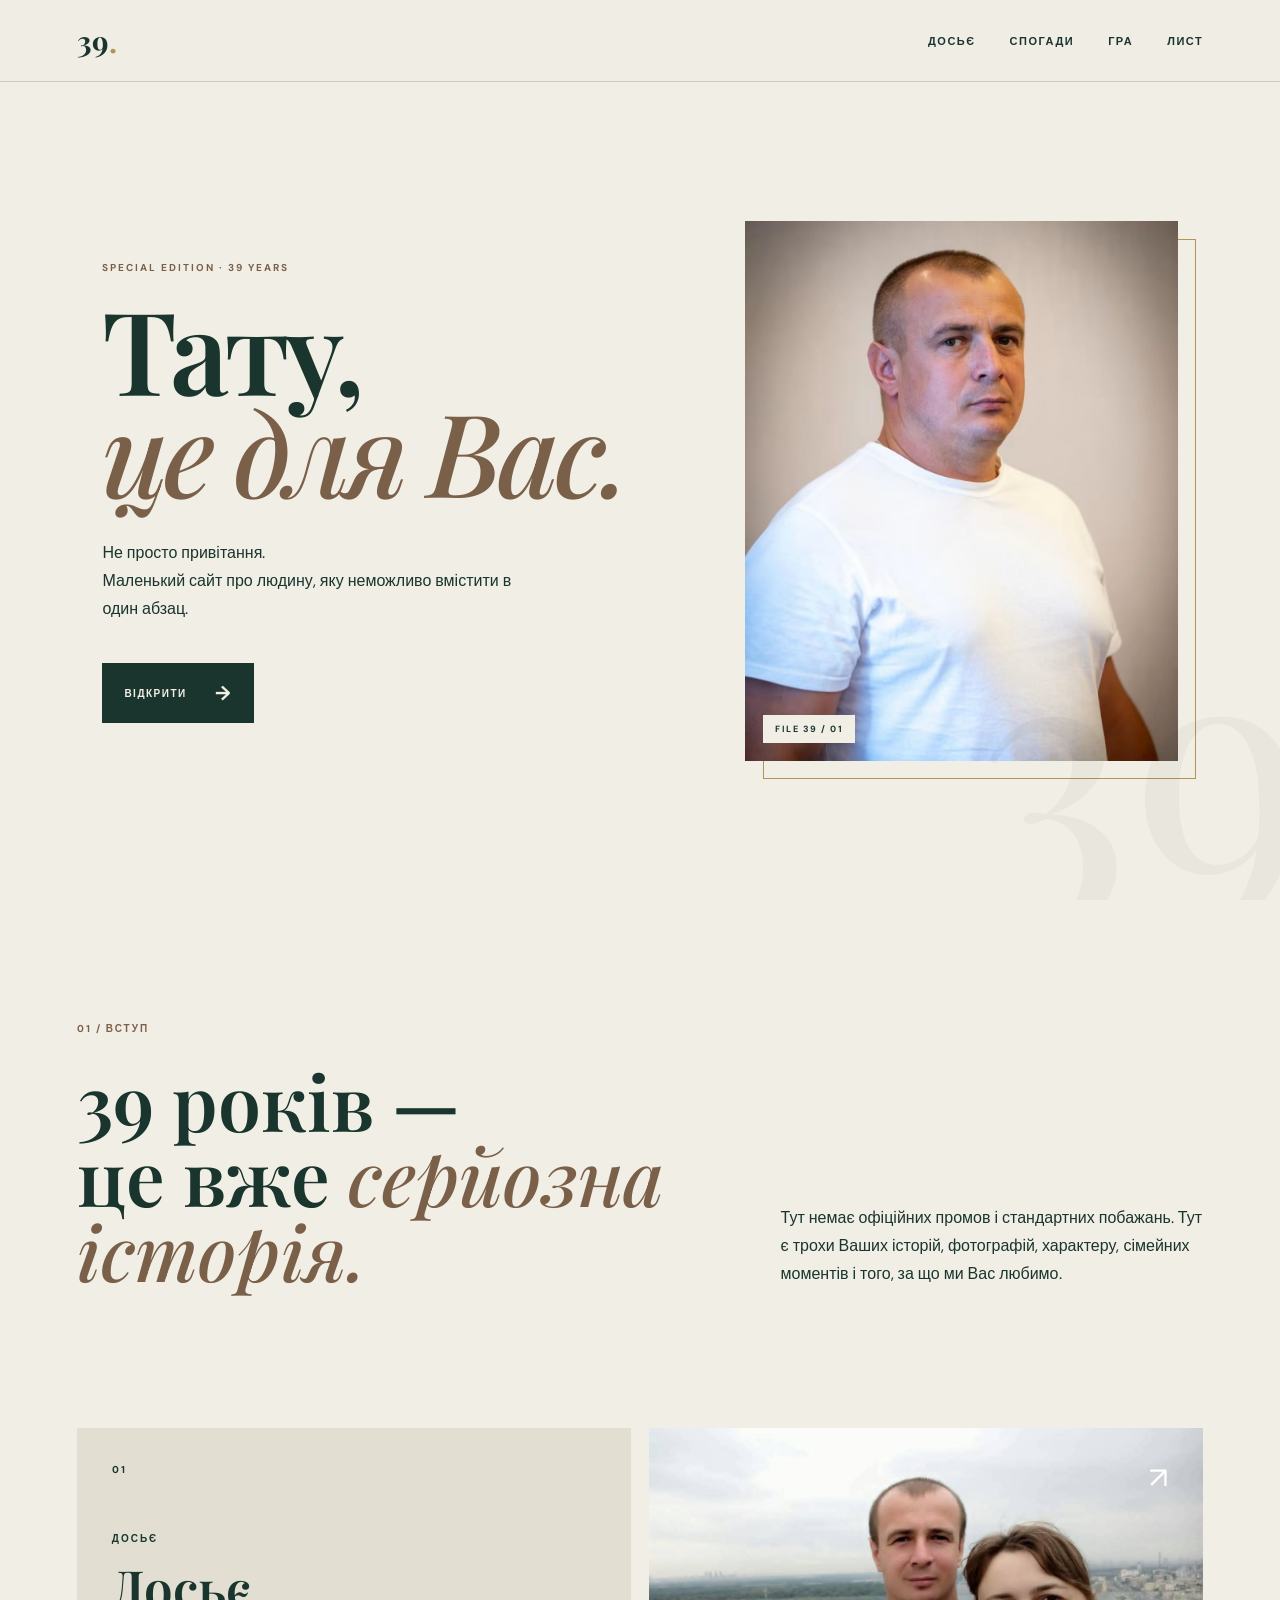
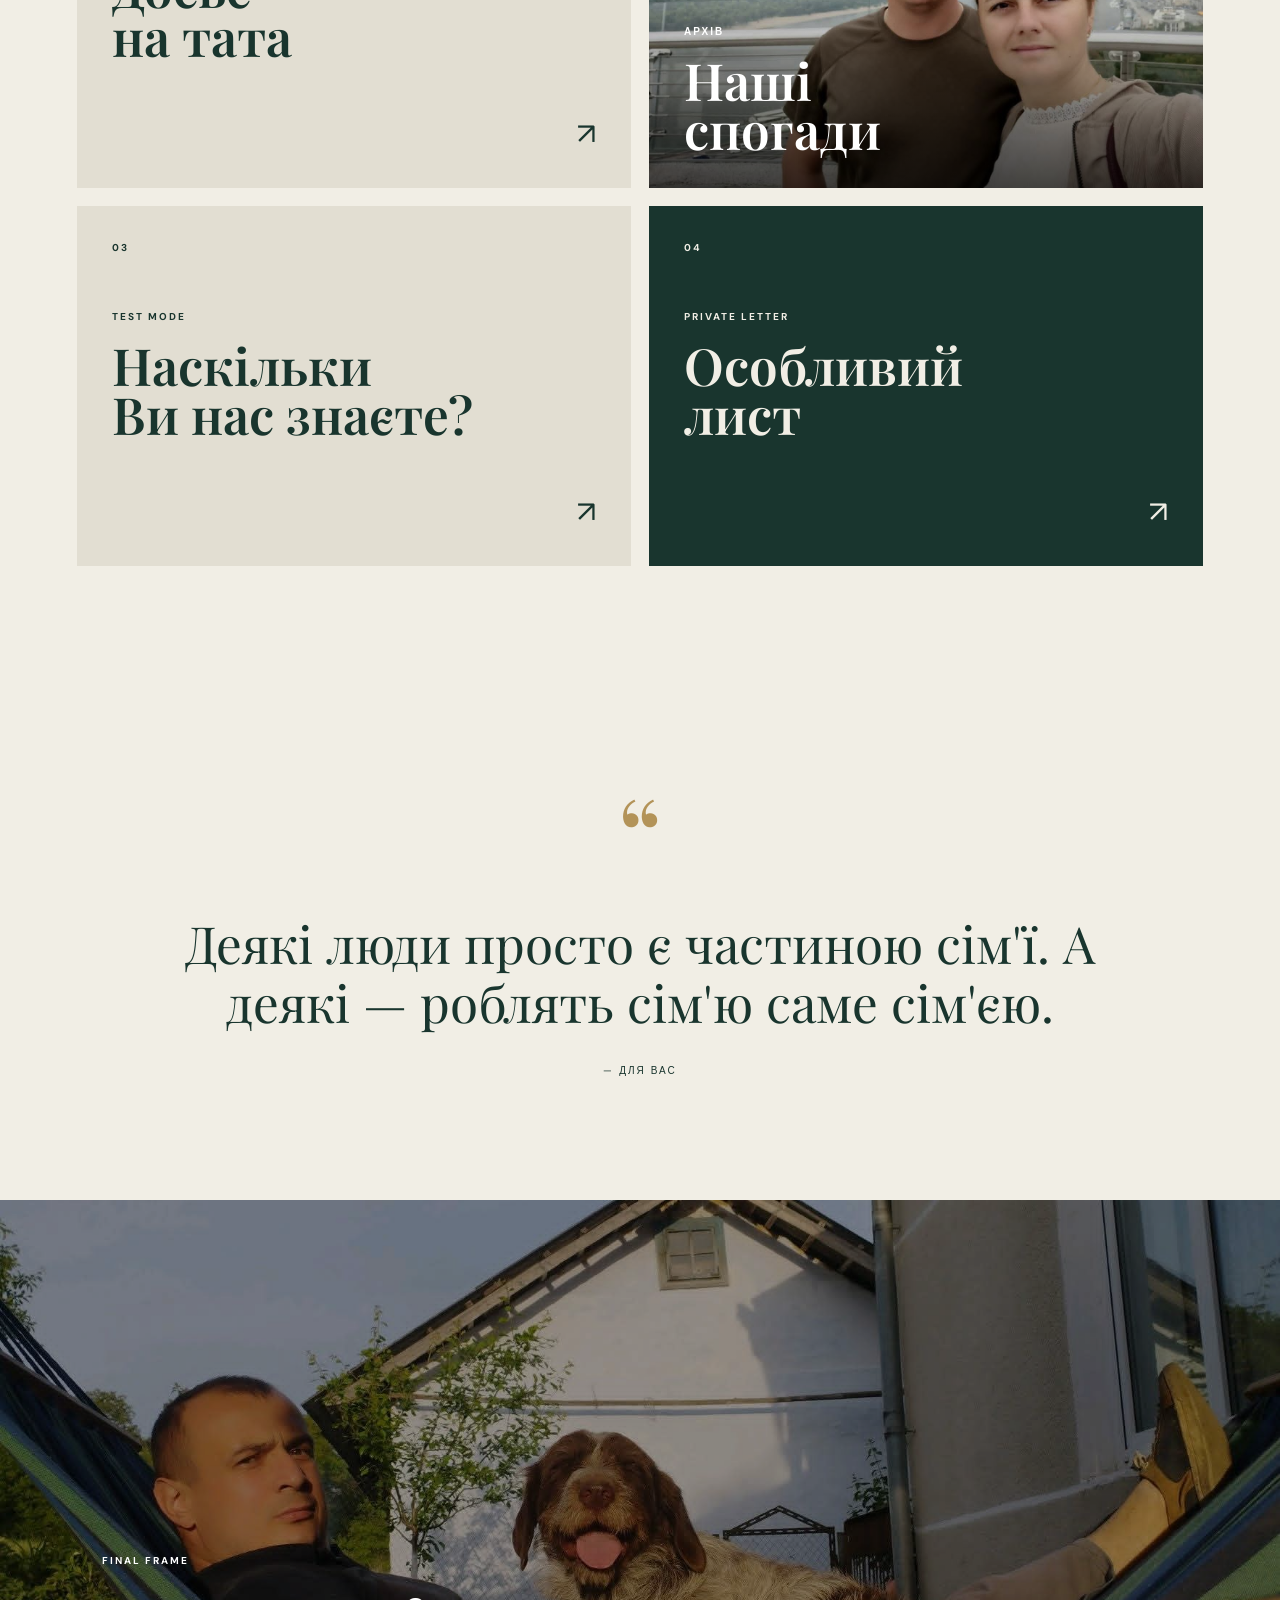
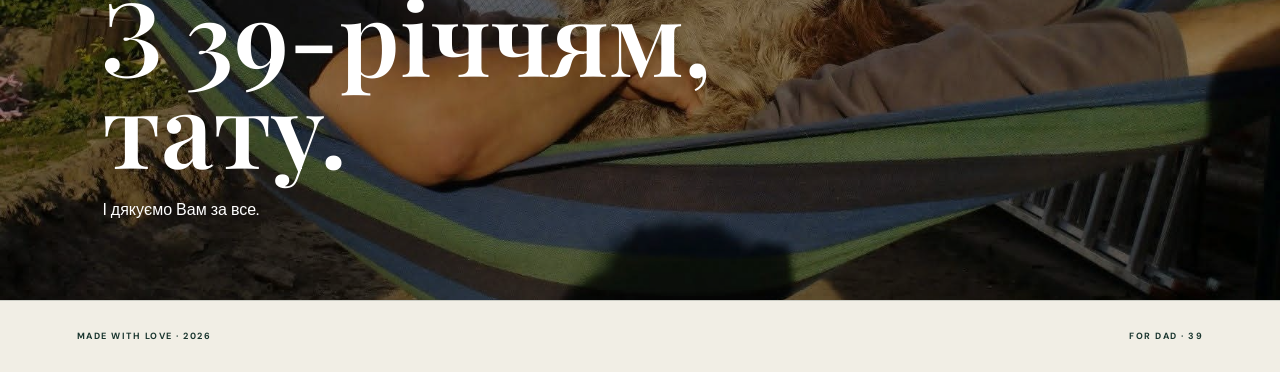
<file: index.html>
<!DOCTYPE html>
<html lang="uk">
<head>
    <meta charset="UTF-8">
    <meta name="viewport" content="width=device-width, initial-scale=1.0">
    <title>Тату, це для Вас — 39</title>

    <link rel="preconnect" href="https://fonts.googleapis.com">
    <link rel="preconnect" href="https://fonts.gstatic.com" crossorigin>
    <link href="https://fonts.googleapis.com/css2?family=DM+Sans:wght@400;500;600;700&family=Playfair+Display:ital,wght@0,500;0,600;0,700;1,500;1,600&display=swap" rel="stylesheet">

    <link rel="stylesheet" href="style.css">
</head>

<body>

<header class="header">
    <a href="index.html" class="logo">39<span>.</span></a>

    <nav class="nav">
        <a href="dossier.html">Досьє</a>
        <a href="archive.html">Спогади</a>
        <a href="game.html">Гра</a>
        <a href="letter.html">Лист</a>
    </nav>

    <button class="menu-btn" aria-label="Меню">☰</button>
</header>

<main>

    <section class="hero">
        <div class="hero-content reveal">
            <p class="eyebrow">SPECIAL EDITION · 39 YEARS</p>

            <h1>
                Тату,<br>
                <em>це для Вас.</em>
            </h1>

            <p class="hero-text">
                Не просто привітання.<br>
                Маленький сайт про людину,
                яку неможливо вмістити в один абзац.
            </p>

            <a href="dossier.html" class="main-btn">
                Відкрити
                <span>→</span>
            </a>
        </div>

        <div class="hero-photo reveal">
            <img src="FB_IMG_1791185413502.jpg" alt="Тато">
            <div class="photo-label">FILE 39 / 01</div>
        </div>

        <div class="hero-number">39</div>
    </section>


    <section class="intro section reveal">
        <p class="section-number">01 / ВСТУП</p>

        <div class="intro-grid">
            <h2>
                39 років —<br>
                це вже <em>серйозна історія.</em>
            </h2>

            <p>
                Тут немає офіційних промов і стандартних побажань.
                Тут є трохи Ваших історій, фотографій,
                характеру, сімейних моментів і того,
                за що ми Вас любимо.
            </p>
        </div>
    </section>


    <section class="cards section">

        <a href="dossier.html" class="feature-card reveal">
            <span class="card-number">01</span>

            <div>
                <p>ДОСЬЄ</p>
                <h3>Досьє<br>на тата</h3>
            </div>

            <span class="arrow">↗</span>
        </a>


        <a href="archive.html" class="feature-card image-card reveal">

            <img
                src="FB_IMG_1791185629426.jpg"
                alt="Тато і мама"
            >

            <div class="image-overlay">
                <p>АРХІВ</p>
                <h3>Наші<br>спогади</h3>
            </div>

            <span class="arrow">↗</span>
        </a>


        <a href="game.html" class="feature-card reveal">
            <span class="card-number">03</span>

            <div>
                <p>TEST MODE</p>
                <h3>Наскільки<br>Ви нас знаєте?</h3>
            </div>

            <span class="arrow">↗</span>
        </a>


        <a href="letter.html" class="feature-card dark-card reveal">
            <span class="card-number">04</span>

            <div>
                <p>PRIVATE LETTER</p>
                <h3>Особливий<br>лист</h3>
            </div>

            <span class="arrow">↗</span>
        </a>

    </section>


    <section class="quote section reveal">

        <span class="quote-mark">“</span>

        <blockquote>
            Деякі люди просто є частиною сім'ї.
            А деякі — роблять сім'ю саме сім'єю.
        </blockquote>

        <p>— для Вас</p>

    </section>


    <section class="final-photo reveal">

        <img
            src="FB_IMG_1791185832011.jpg"
            alt="Тато з собакою"
        >

        <div class="final-photo-content">

            <p>FINAL FRAME</p>

            <h2>
                З 39-річчям,<br>
                тату.
            </h2>

            <span>
                І дякуємо Вам за все.
            </span>

        </div>

    </section>

</main>


<footer>
    <p>MADE WITH LOVE · 2026</p>
    <p>FOR DAD · 39</p>
</footer>

<script src="script.js"></script>

</body>
</html>
</file>
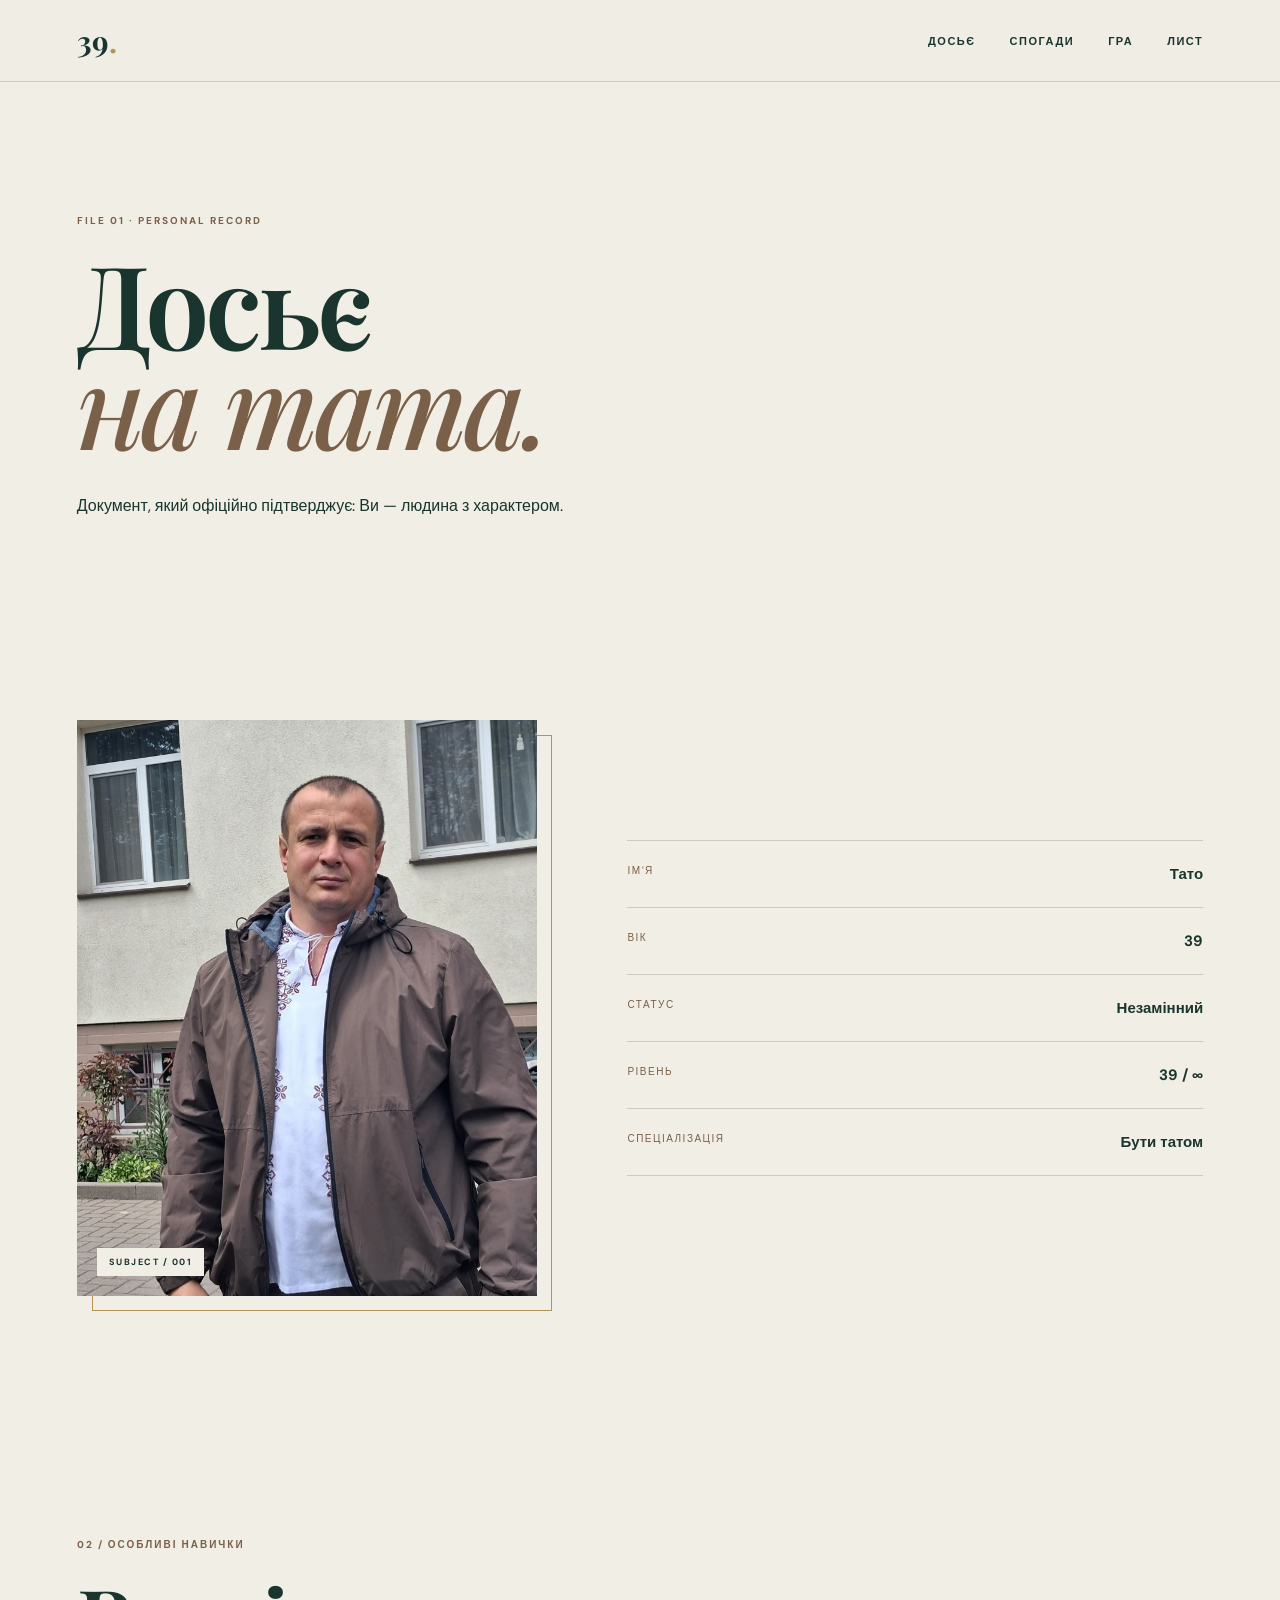
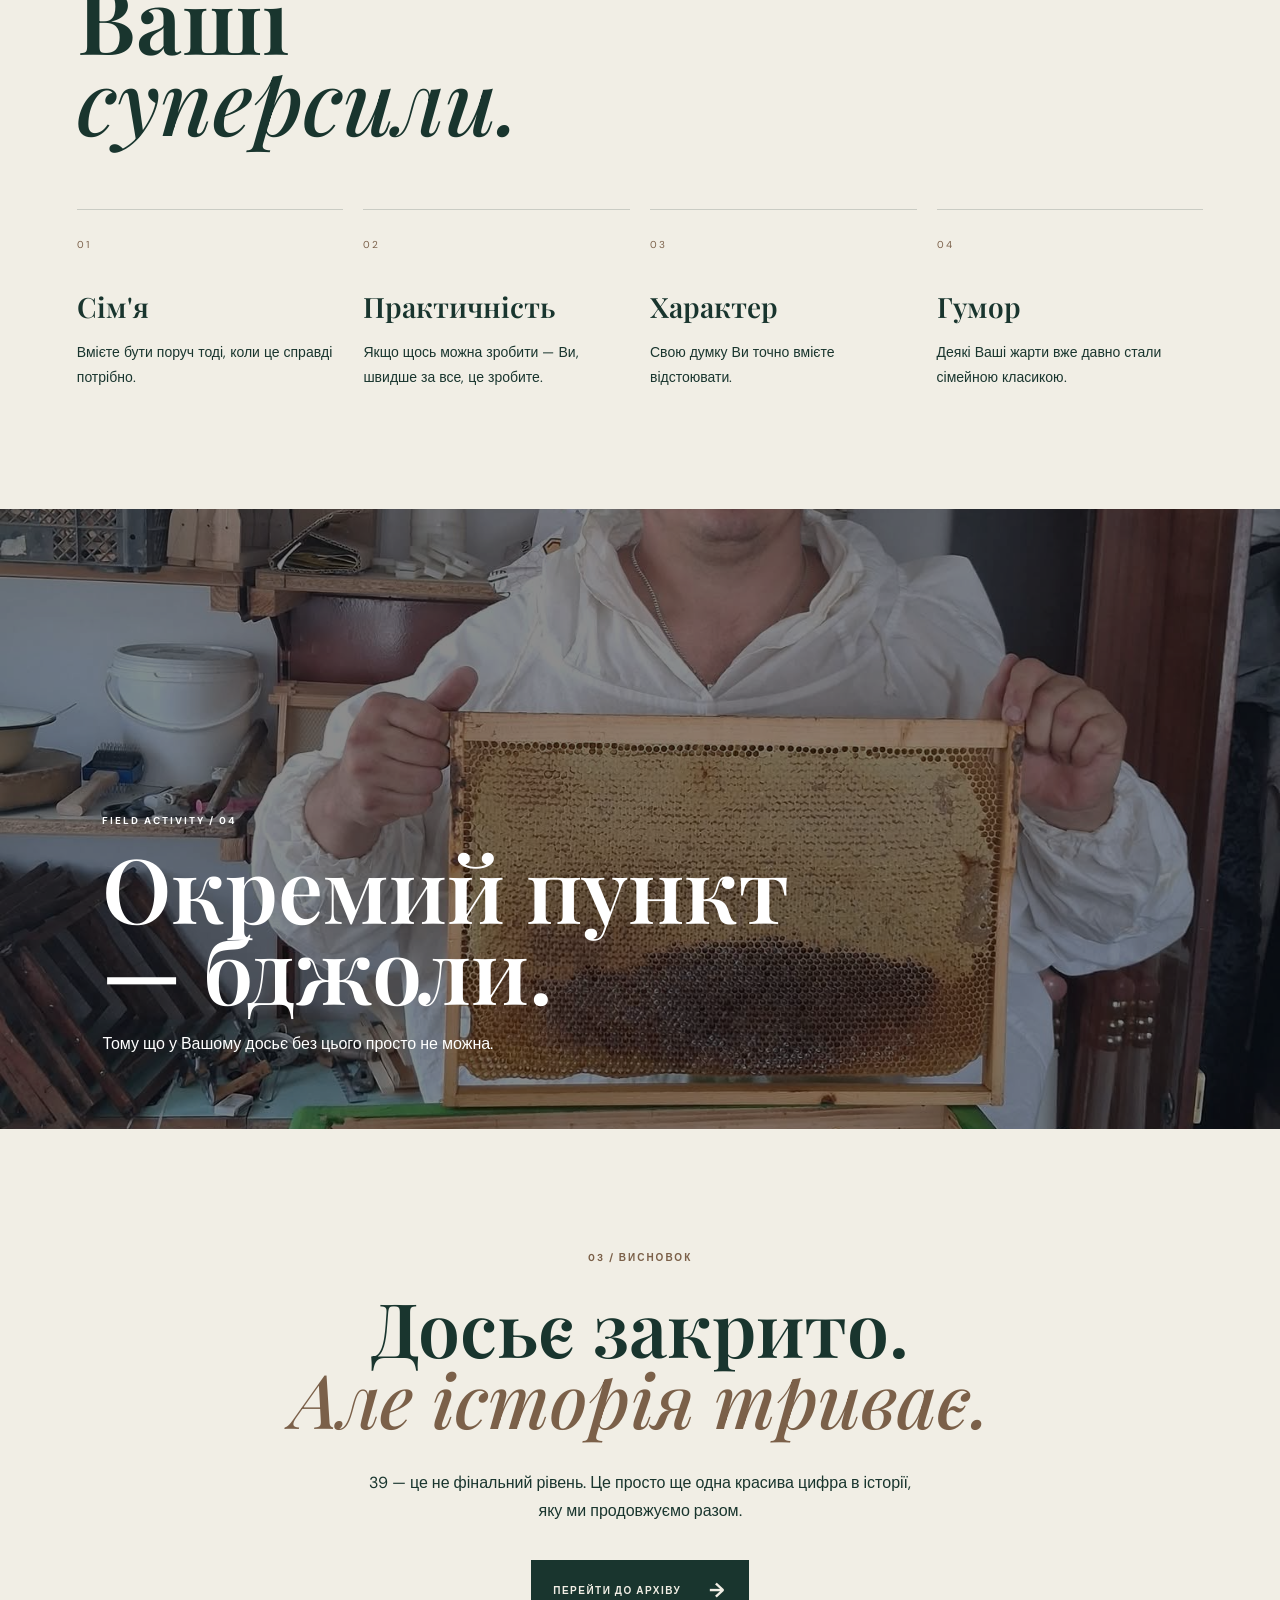
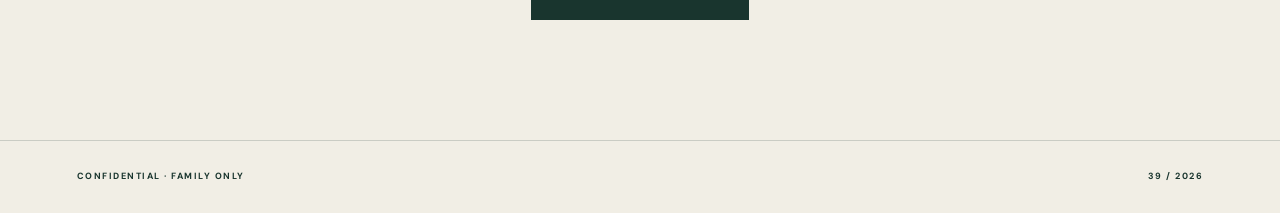
<file: dossier.html>
<!DOCTYPE html>
<html lang="uk">
<head>
    <meta charset="UTF-8">
    <meta name="viewport" content="width=device-width, initial-scale=1.0">

    <title>Досьє на тата · 39</title>

    <link rel="preconnect" href="https://fonts.googleapis.com">
    <link rel="preconnect" href="https://fonts.gstatic.com" crossorigin>

    <link href="https://fonts.googleapis.com/css2?family=DM+Sans:wght@400;500;600;700&family=Playfair+Display:ital,wght@0,500;0,600;0,700;1,500;1,600&display=swap" rel="stylesheet">

    <link rel="stylesheet" href="style.css">
</head>

<body>

<header class="header">

    <a href="index.html" class="logo">
        39<span>.</span>
    </a>

    <nav class="nav">
        <a href="dossier.html">Досьє</a>
        <a href="archive.html">Спогади</a>
        <a href="game.html">Гра</a>
        <a href="letter.html">Лист</a>
    </nav>

    <button class="menu-btn" aria-label="Меню">☰</button>

</header>


<main>

    <section class="page-heading reveal">

        <p class="eyebrow">
            FILE 01 · PERSONAL RECORD
        </p>

        <h1>
            Досьє<br>
            <em>на тата.</em>
        </h1>

        <p>
            Документ, який офіційно підтверджує:
            Ви — людина з характером.
        </p>

    </section>


    <section class="profile section reveal">

        <div class="profile-image">

            <img
                src="FB_IMG_1791185471413.jpg"
                alt="Тато"
            >

            <span>SUBJECT / 001</span>

        </div>


        <div class="profile-info">

            <div class="info-line">
                <span>Ім'я</span>
                <strong>Тато</strong>
            </div>

            <div class="info-line">
                <span>Вік</span>
                <strong>39</strong>
            </div>

            <div class="info-line">
                <span>Статус</span>
                <strong>Незамінний</strong>
            </div>

            <div class="info-line">
                <span>Рівень</span>
                <strong>39 / ∞</strong>
            </div>

            <div class="info-line">
                <span>Спеціалізація</span>
                <strong>Бути татом</strong>
            </div>

        </div>

    </section>


    <section class="skills section reveal">

        <p class="section-number">
            02 / ОСОБЛИВІ НАВИЧКИ
        </p>

        <h2>
            Ваші<br>
            <em>суперсили.</em>
        </h2>


        <div class="skill-grid">

            <div class="skill">

                <span>01</span>

                <h3>Сім'я</h3>

                <p>
                    Вмієте бути поруч тоді,
                    коли це справді потрібно.
                </p>

            </div>


            <div class="skill">

                <span>02</span>

                <h3>Практичність</h3>

                <p>
                    Якщо щось можна зробити —
                    Ви, швидше за все, це зробите.
                </p>

            </div>


            <div class="skill">

                <span>03</span>

                <h3>Характер</h3>

                <p>
                    Свою думку Ви точно
                    вмієте відстоювати.
                </p>

            </div>


            <div class="skill">

                <span>04</span>

                <h3>Гумор</h3>

                <p>
                    Деякі Ваші жарти вже давно
                    стали сімейною класикою.
                </p>

            </div>

        </div>

    </section>


    <section class="wide-photo reveal">

        <img
            src="FB_IMG_1791185423102.jpg"
            alt="Тато займається бджолами"
        >

        <div>

            <p>FIELD ACTIVITY / 04</p>

            <h2>
                Окремий пункт<br>
                — бджоли.
            </h2>

            <span>
                Тому що у Вашому досьє
                без цього просто не можна.
            </span>

        </div>

    </section>


    <section class="conclusion section reveal">

        <p class="section-number">
            03 / ВИСНОВОК
        </p>

        <h2>
            Досьє закрито.<br>
            <em>Але історія триває.</em>
        </h2>

        <p>
            39 — це не фінальний рівень.
            Це просто ще одна красива цифра
            в історії, яку ми продовжуємо разом.
        </p>

        <a href="archive.html" class="main-btn">
            Перейти до архіву
            <span>→</span>
        </a>

    </section>

</main>


<footer>
    <p>CONFIDENTIAL · FAMILY ONLY</p>
    <p>39 / 2026</p>
</footer>

<script src="script.js"></script>

</body>
</html>
</file>
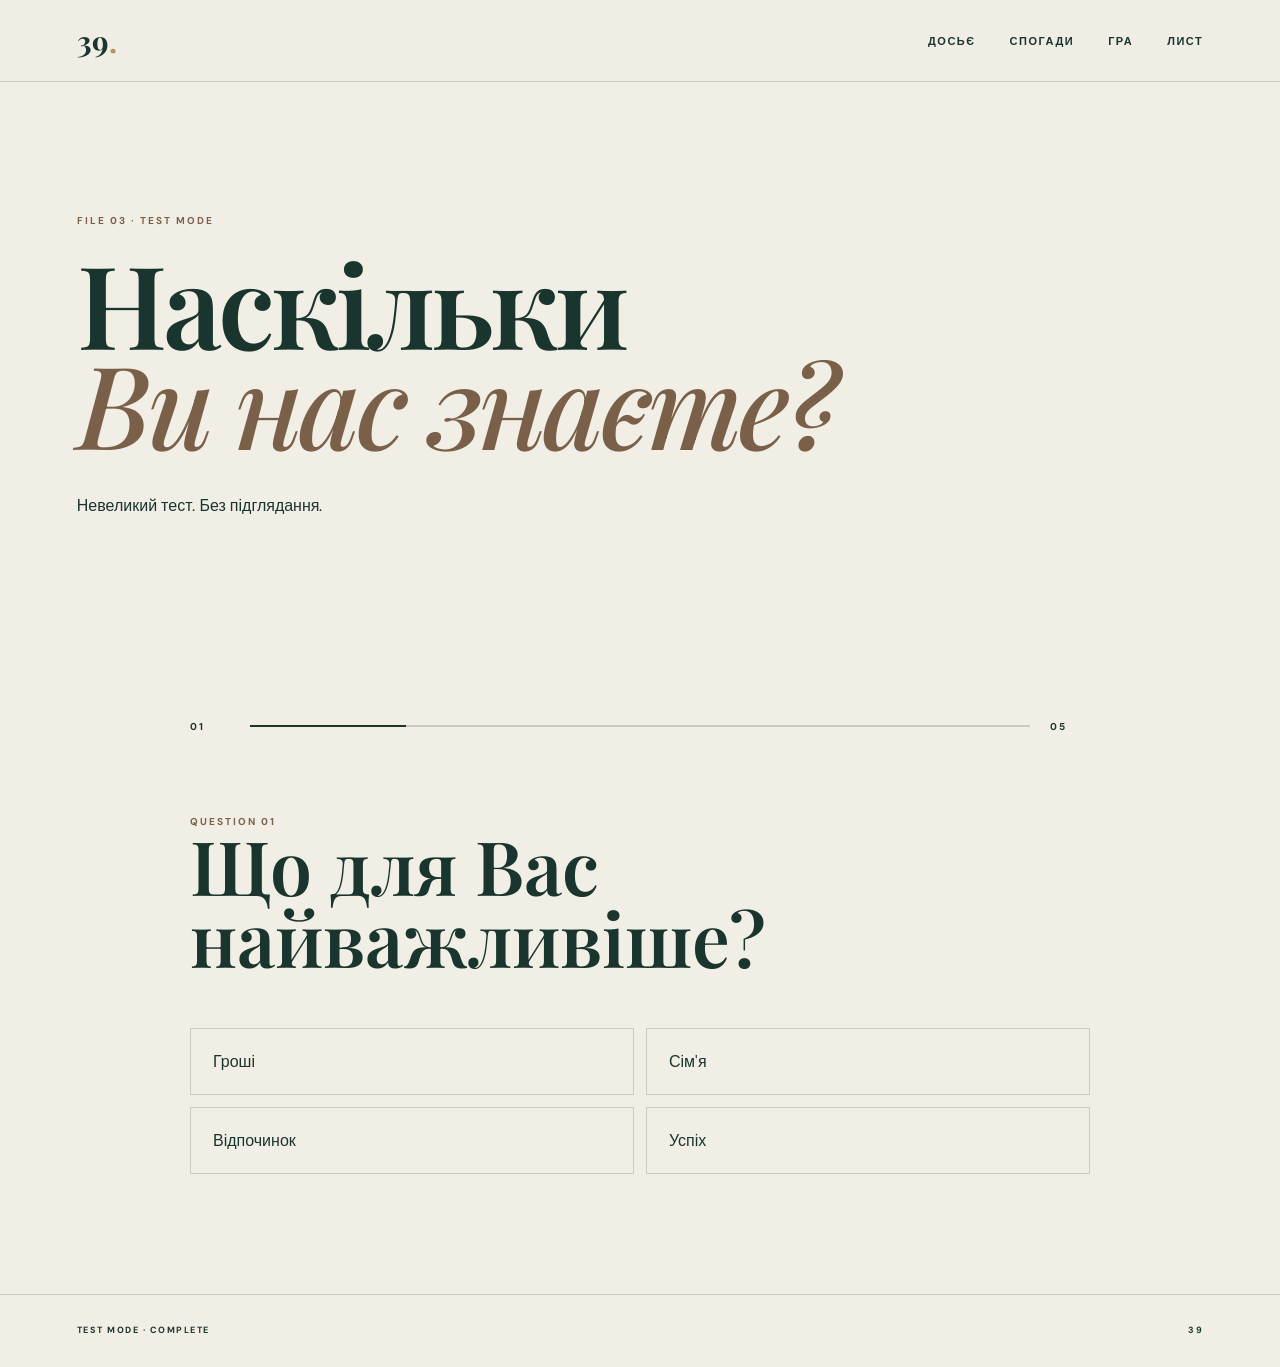
<file: game.html>
<!DOCTYPE html>
<html lang="uk">
<head>

    <meta charset="UTF-8">
    <meta name="viewport" content="width=device-width, initial-scale=1.0">

    <title>Test Mode · 39</title>

    <link rel="preconnect" href="https://fonts.googleapis.com">
    <link rel="preconnect" href="https://fonts.gstatic.com" crossorigin>

    <link href="https://fonts.googleapis.com/css2?family=DM+Sans:wght@400;500;600;700&family=Playfair+Display:ital,wght@0,500;0,600;0,700;1,500;1,600&display=swap" rel="stylesheet">

    <link rel="stylesheet" href="style.css">

</head>

<body>

<header class="header">

    <a href="index.html" class="logo">
        39<span>.</span>
    </a>

    <nav class="nav">
        <a href="dossier.html">Досьє</a>
        <a href="archive.html">Спогади</a>
        <a href="game.html">Гра</a>
        <a href="letter.html">Лист</a>
    </nav>

    <button class="menu-btn" aria-label="Меню">
        ☰
    </button>

</header>


<main>

    <section class="page-heading reveal">

        <p class="eyebrow">
            FILE 03 · TEST MODE
        </p>

        <h1>
            Наскільки<br>
            <em>Ви нас знаєте?</em>
        </h1>

        <p>
            Невеликий тест. Без підглядання.
        </p>

    </section>


    <section class="quiz section">


        <div class="quiz-progress">

            <span id="questionNumber">
                01
            </span>

            <div class="progress-bar">
                <span id="progress"></span>
            </div>

            <span>05</span>

        </div>


        <!-- QUESTION 1 -->

        <div class="question active" data-answer="1">

            <p class="question-label">
                QUESTION 01
            </p>

            <h2>
                Що для Вас<br>
                найважливіше?
            </h2>

            <div class="answers">

                <button data-choice="0">
                    Гроші
                </button>

                <button data-choice="1">
                    Сім'я
                </button>

                <button data-choice="2">
                    Відпочинок
                </button>

                <button data-choice="3">
                    Успіх
                </button>

            </div>

        </div>


        <!-- QUESTION 2 -->

        <div class="question" data-answer="2">

            <p class="question-label">
                QUESTION 02
            </p>

            <h2>
                Який режим<br>
                Вам ближчий?
            </h2>

            <div class="answers">

                <button data-choice="0">
                    Рано вставати
                </button>

                <button data-choice="1">
                    Спати до обіду
                </button>

                <button data-choice="2">
                    Прокинутися і одразу щось робити
                </button>

                <button data-choice="3">
                    Як вийде
                </button>

            </div>

        </div>


        <!-- QUESTION 3 -->

        <div class="question" data-answer="0">

            <p class="question-label">
                QUESTION 03
            </p>

            <h2>
                Що швидше за все<br>
                приверне Вашу увагу?
            </h2>

            <div class="answers">

                <button data-choice="0">
                    Щось цікаве
                </button>

                <button data-choice="1">
                    Гучна музика
                </button>

                <button data-choice="2">
                    Новий серіал
                </button>

                <button data-choice="3">
                    Реклама
                </button>

            </div>

        </div>


        <!-- QUESTION 4 -->

        <div class="question" data-answer="3">

            <p class="question-label">
                QUESTION 04
            </p>

            <h2>
                Хто має останнє<br>
                слово в сім'ї?
            </h2>

            <div class="answers">

                <button data-choice="0">
                    Тато
                </button>

                <button data-choice="1">
                    Мама
                </button>

                <button data-choice="2">
                    Дитина
                </button>

                <button data-choice="3">
                    Залежить від ситуації
                </button>

            </div>

        </div>


        <!-- QUESTION 5 -->

        <div class="question" data-answer="1">

            <p class="question-label">
                QUESTION 05
            </p>

            <h2>
                Скільки Вам<br>
                виповнилося?
            </h2>

            <div class="answers">

                <button data-choice="0">
                    38
                </button>

                <button data-choice="1">
                    39
                </button>

                <button data-choice="2">
                    40
                </button>

                <button data-choice="3">
                    29
                </button>

            </div>

        </div>


        <!-- RESULT -->

        <div class="quiz-result" id="quizResult">

            <p class="eyebrow">
                TEST COMPLETE
            </p>

            <h2>
                Результат:<br>
                <span id="score">0</span>/5
            </h2>

            <p id="resultText"></p>

            <a href="letter.html" class="main-btn">
                Наступний рівень
                <span>→</span>
            </a>

        </div>

    </section>

</main>


<footer>

    <p>TEST MODE · COMPLETE</p>
    <p>39</p>

</footer>

<script src="script.js"></script>

</body>
</html>
</file>
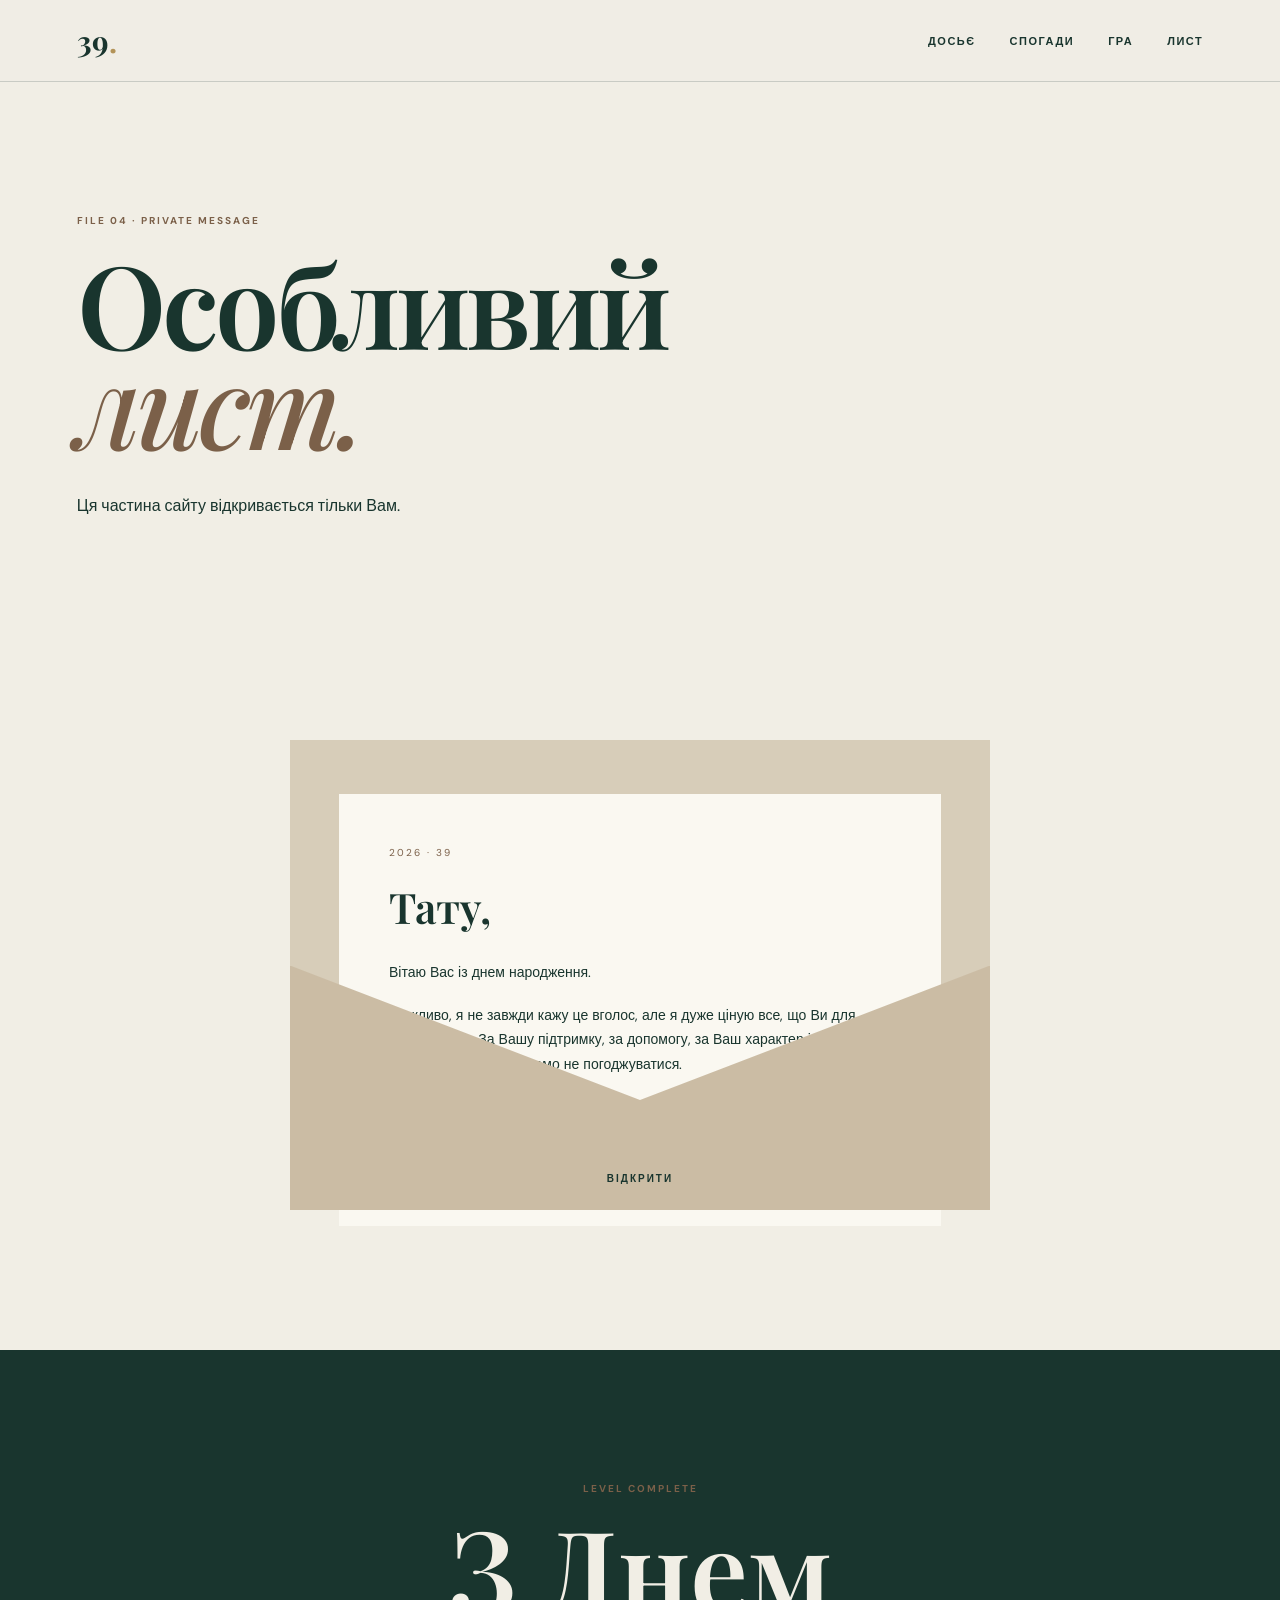
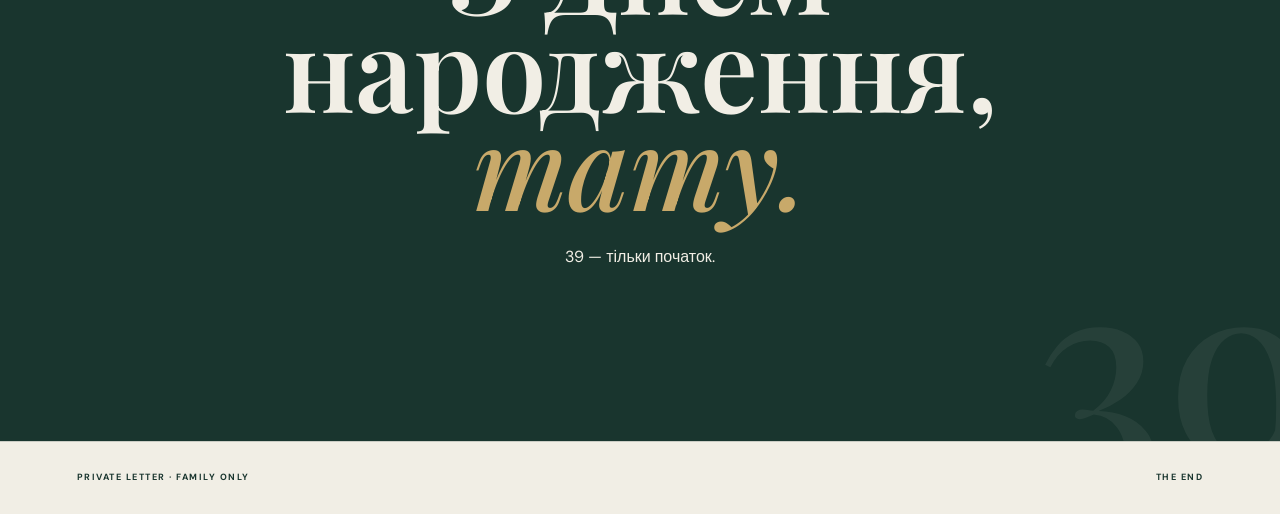
<file: letter.html>
<!DOCTYPE html>
<html lang="uk">
<head>

    <meta charset="UTF-8">
    <meta name="viewport" content="width=device-width, initial-scale=1.0">

    <title>Особливий лист · 39</title>

    <link rel="preconnect" href="https://fonts.googleapis.com">
    <link rel="preconnect" href="https://fonts.gstatic.com" crossorigin>

    <link href="https://fonts.googleapis.com/css2?family=DM+Sans:wght@400;500;600;700&family=Playfair+Display:ital,wght@0,500;0,600;0,700;1,500;1,600&display=swap" rel="stylesheet">

    <link rel="stylesheet" href="style.css">

</head>

<body>

<header class="header">

    <a href="index.html" class="logo">
        39<span>.</span>
    </a>

    <nav class="nav">
        <a href="dossier.html">Досьє</a>
        <a href="archive.html">Спогади</a>
        <a href="game.html">Гра</a>
        <a href="letter.html">Лист</a>
    </nav>

    <button class="menu-btn" aria-label="Меню">
        ☰
    </button>

</header>


<main>

    <section class="page-heading reveal">

        <p class="eyebrow">
            FILE 04 · PRIVATE MESSAGE
        </p>

        <h1>
            Особливий<br>
            <em>лист.</em>
        </h1>

        <p>
            Ця частина сайту відкривається тільки Вам.
        </p>

    </section>


    <section class="letter-section section">

        <div class="envelope" id="envelope">

            <div class="envelope-back"></div>


            <div class="letter-paper">

                <p class="letter-date">
                    2026 · 39
                </p>

                <h2>
                    Тату,
                </h2>

                <p>
                    Вітаю Вас із днем народження.
                </p>

                <p>
                    Можливо, я не завжди кажу це вголос,
                    але я дуже ціную все, що Ви для мене робите.
                    За Вашу підтримку, за допомогу,
                    за Ваш характер і навіть за ті моменти,
                    коли ми можемо не погоджуватися.
                </p>

                <p>
                    Дякую Вам за те, що Ви завжди залишаєтеся
                    людиною, на яку можна розраховувати.
                </p>

                <p>
                    Я хочу побажати Вам здоров'я,
                    сил, спокою, багато хороших моментів
                    і людей поруч, з якими Вам справді добре.
                </p>

                <p>
                    Нехай у Вашому житті буде ще дуже багато
                    подорожей, пригод, сміху, сімейних вечорів
                    і приводів пишатися тим, що Ви вже створили.
                </p>

                <p>
                    І нехай 39 буде лише ще одним
                    крутим розділом великої історії.
                </p>

                <p class="letter-ending">
                    З любов'ю,<br>
                    Ваша донька.
                </p>

            </div>


            <div class="envelope-front">
                <span>
                    ВІДКРИТИ
                </span>
            </div>

        </div>

    </section>


    <section class="birthday-end reveal">

        <p class="eyebrow">
            LEVEL COMPLETE
        </p>

        <h2>
            З Днем народження,<br>
            <em>тату.</em>
        </h2>

        <p>
            39 — тільки початок.
        </p>

        <div class="final-number">
            39
        </div>

    </section>

</main>


<footer>

    <p>PRIVATE LETTER · FAMILY ONLY</p>
    <p>THE END</p>

</footer>

<script src="script.js"></script>

</body>
</html>
</file>
<file: style.css>
* {
    margin: 0;
    padding: 0;
    box-sizing: border-box;
}

html {
    scroll-behavior: smooth;
}

body {
    background: #f1eee5;
    color: #19352e;
    font-family: "DM Sans", sans-serif;
    overflow-x: hidden;
}

body.no-scroll {
    overflow: hidden;
}

img {
    display: block;
    width: 100%;
}

a {
    color: inherit;
    text-decoration: none;
}

button {
    font: inherit;
}

:root {
    --green: #19352e;
    --green-dark: #10251f;
    --cream: #f1eee5;
    --cream-light: #faf8f1;
    --brown: #7b6049;
    --gold: #b39358;
    --line: rgba(25, 53, 46, 0.18);
    --white: #fffdf7;
}


/* HEADER */

.header {
    width: 100%;
    height: 82px;
    padding: 0 6vw;

    display: flex;
    align-items: center;
    justify-content: space-between;

    border-bottom: 1px solid var(--line);

    background: rgba(241, 238, 229, 0.96);

    position: relative;
    z-index: 50;
}

.logo {
    font-family: "Playfair Display", serif;
    font-size: 30px;
    font-weight: 700;
}

.logo span {
    color: var(--gold);
}

.nav {
    display: flex;
    align-items: center;
    gap: 34px;
}

.nav a {
    font-size: 11px;
    font-weight: 700;
    text-transform: uppercase;
    letter-spacing: 1.5px;
    position: relative;
}

.nav a::after {
    content: "";
    position: absolute;
    left: 0;
    bottom: -7px;
    width: 0;
    height: 1px;
    background: var(--green);
    transition: .3s;
}

.nav a:hover::after {
    width: 100%;
}

.menu-btn {
    display: none;
    border: 0;
    background: transparent;
    color: var(--green);
    font-size: 25px;
    cursor: pointer;
}


/* GENERAL */

.section {
    width: min(1180px, 88vw);
    margin: 0 auto;
    padding: 120px 0;
}

.eyebrow,
.section-number,
.question-label {
    font-size: 10px;
    font-weight: 700;
    letter-spacing: 2px;
    text-transform: uppercase;
}

.eyebrow,
.section-number,
.question-label {
    color: var(--brown);
}

.eyebrow {
    margin-bottom: 22px;
}

.section-number {
    margin-bottom: 25px;
}

h1,
h2,
h3 {
    font-family: "Playfair Display", serif;
    font-weight: 600;
}

em {
    font-style: italic;
    font-weight: 500;
}

p {
    line-height: 1.75;
}


/* BUTTON */

.main-btn {
    display: inline-flex;
    align-items: center;
    gap: 28px;

    padding: 17px 22px;

    background: var(--green);
    color: var(--cream);

    font-size: 10px;
    font-weight: 700;
    text-transform: uppercase;
    letter-spacing: 1.5px;

    transition: .3s;
}

.main-btn span {
    font-size: 20px;
    transition: .3s;
}

.main-btn:hover {
    background: var(--green-dark);
    transform: translateY(-3px);
}

.main-btn:hover span {
    transform: translateX(5px);
}


/* HERO */

.hero {
    min-height: calc(100vh - 82px);
    padding: 80px 8vw;

    display: grid;
    grid-template-columns: 1fr .8fr;
    align-items: center;
    gap: 8vw;

    position: relative;
    overflow: hidden;
}

.hero-content {
    position: relative;
    z-index: 2;
}

.hero h1 {
    font-size: clamp(65px, 9vw, 135px);
    line-height: .88;
    letter-spacing: -5px;
    margin-bottom: 38px;
}

.hero h1 em {
    color: var(--brown);
}

.hero-text {
    max-width: 430px;
    font-size: 16px;
    margin-bottom: 40px;
}

.hero-photo {
    position: relative;
    max-width: 500px;
    justify-self: end;
}

.hero-photo::before {
    content: "";
    position: absolute;
    inset: 0;
    border: 1px solid var(--gold);
    transform: translate(18px, 18px);
    z-index: -1;
}

.hero-photo img {
    aspect-ratio: .8;
    object-fit: cover;
}

.photo-label {
    position: absolute;
    bottom: 18px;
    left: 18px;

    background: var(--cream);
    padding: 8px 12px;

    font-size: 9px;
    font-weight: 700;
    letter-spacing: 1.5px;
}

.hero-number {
    position: absolute;
    right: -30px;
    bottom: -90px;

    font-family: "Playfair Display", serif;
    font-size: 350px;
    color: rgba(25, 53, 46, .045);

    pointer-events: none;
}


/* INTRO */

.intro-grid {
    display: grid;
    grid-template-columns: 1fr .7fr;
    gap: 100px;
    align-items: end;
}

.intro h2 {
    font-size: clamp(45px, 6vw, 78px);
    line-height: .98;
}

.intro h2 em {
    color: var(--brown);
}

.intro-grid > p {
    max-width: 440px;
}


/* CARDS */

.cards {
    display: grid;
    grid-template-columns: repeat(2, 1fr);
    gap: 18px;
    padding-top: 20px;
}

.feature-card {
    min-height: 360px;
    padding: 35px;

    background: #e2ded2;

    display: flex;
    flex-direction: column;
    justify-content: space-between;

    position: relative;
    overflow: hidden;

    transition: .4s;
}

.feature-card:hover {
    transform: translateY(-7px);
    background: #d9d4c7;
}

.feature-card p {
    font-size: 10px;
    letter-spacing: 2px;
    font-weight: 700;
    margin-bottom: 15px;
}

.feature-card h3 {
    font-size: clamp(35px, 4vw, 58px);
    line-height: .95;
}

.card-number {
    font-size: 10px;
    font-weight: 700;
    letter-spacing: 2px;
}

.arrow {
    align-self: flex-end;
    font-size: 30px;
    transition: .3s;
}

.feature-card:hover .arrow {
    transform: translate(5px, -5px);
}

.image-card {
    padding: 0;
    color: white;
}

.image-card img {
    position: absolute;
    inset: 0;
    width: 100%;
    height: 100%;
    object-fit: cover;
    transition: .6s;
}

.image-card:hover img {
    transform: scale(1.05);
}

.image-overlay {
    position: absolute;
    inset: 0;
    padding: 35px;

    display: flex;
    flex-direction: column;
    justify-content: flex-end;

    background: linear-gradient(
        to top,
        rgba(0,0,0,.72),
        transparent 65%
    );
}

.image-card .arrow {
    position: absolute;
    right: 35px;
    top: 30px;
}

.dark-card {
    background: var(--green);
    color: var(--cream);
}

.dark-card:hover {
    background: var(--green-dark);
}


/* QUOTE */

.quote {
    text-align: center;
    max-width: 950px;
}

.quote-mark {
    font-family: "Playfair Display", serif;
    font-size: 110px;
    line-height: .5;
    color: var(--gold);
}

blockquote {
    font-family: "Playfair Display", serif;
    font-size: clamp(30px, 4vw, 52px);
    line-height: 1.15;
    margin: 30px 0;
}

.quote p {
    font-size: 10px;
    text-transform: uppercase;
    letter-spacing: 2px;
}


/* FINAL PHOTO */

.final-photo {
    width: 100%;
    height: 700px;
    position: relative;
    overflow: hidden;
    color: white;
}

.final-photo img {
    height: 100%;
    object-fit: cover;
    filter: brightness(.6);
}

.final-photo-content {
    position: absolute;
    left: 8vw;
    bottom: 80px;
}

.final-photo-content p {
    font-size: 10px;
    letter-spacing: 2px;
    font-weight: 700;
    margin-bottom: 20px;
}

.final-photo-content h2 {
    font-size: clamp(55px, 8vw, 110px);
    line-height: .9;
    margin-bottom: 25px;
}


/* PAGE HEADING */

.page-heading {
    width: min(1180px, 88vw);
    margin: 0 auto;
    padding: 130px 0 80px;
}

.page-heading h1 {
    font-size: clamp(65px, 9vw, 130px);
    line-height: .87;
    letter-spacing: -4px;
    margin-bottom: 40px;
}

.page-heading h1 em {
    color: var(--brown);
}

.page-heading > p:last-child {
    max-width: 500px;
}


/* DOSSIER */

.profile {
    display: grid;
    grid-template-columns: .8fr 1fr;
    gap: 90px;
    align-items: center;
}

.profile-image {
    position: relative;
}

.profile-image img {
    aspect-ratio: .8;
    object-fit: cover;
}

.profile-image::after {
    content: "";
    position: absolute;
    inset: 15px -15px -15px 15px;
    border: 1px solid var(--gold);
    z-index: -1;
}

.profile-image span {
    position: absolute;
    bottom: 20px;
    left: 20px;

    padding: 8px 12px;
    background: var(--cream);

    font-size: 9px;
    letter-spacing: 1.5px;
    font-weight: 700;
}

.profile-info {
    border-top: 1px solid var(--line);
}

.info-line {
    display: flex;
    justify-content: space-between;
    gap: 20px;

    padding: 23px 0;

    border-bottom: 1px solid var(--line);
}

.info-line span {
    color: var(--brown);
    font-size: 10px;
    text-transform: uppercase;
    letter-spacing: 1.5px;
}

.info-line strong {
    font-size: 15px;
    text-align: right;
}

.skills h2 {
    font-size: clamp(55px, 7vw, 95px);
    line-height: .9;
    margin-bottom: 70px;
}

.skill-grid {
    display: grid;
    grid-template-columns: repeat(4, 1fr);
    gap: 20px;
}

.skill {
    border-top: 1px solid var(--line);
    padding-top: 22px;
}

.skill span {
    font-size: 10px;
    letter-spacing: 2px;
    color: var(--brown);
}

.skill h3 {
    font-size: 28px;
    margin: 35px 0 15px;
}

.skill p {
    font-size: 14px;
}

.wide-photo {
    width: 100%;
    min-height: 620px;
    position: relative;
    overflow: hidden;
    color: white;
}

.wide-photo img {
    height: 620px;
    object-fit: cover;
    filter: brightness(.55);
}

.wide-photo > div {
    position: absolute;
    left: 8vw;
    bottom: 75px;
}

.wide-photo p {
    font-size: 10px;
    letter-spacing: 2px;
    font-weight: 700;
    margin-bottom: 18px;
}

.wide-photo h2 {
    font-size: clamp(50px, 7vw, 90px);
    line-height: .9;
    margin-bottom: 25px;
}

.conclusion {
    text-align: center;
    max-width: 850px;
}

.conclusion h2 {
    font-size: clamp(45px, 6vw, 75px);
    line-height: .95;
    margin-bottom: 35px;
}

.conclusion h2 em {
    color: var(--brown);
}

.conclusion > p:not(.section-number) {
    max-width: 550px;
    margin: 0 auto 35px;
}


/* GALLERY */

.gallery {
    display: grid;
    grid-template-columns: repeat(2, 1fr);
    gap: 18px;
}

.gallery-item {
    position: relative;
    overflow: hidden;
    cursor: pointer;
}

.gallery-item.large {
    grid-column: span 2;
}

.gallery-item img {
    height: 500px;
    object-fit: cover;
    transition: .6s;
}

.gallery-item.large img {
    height: 650px;
}

.gallery-item:hover img {
    transform: scale(1.04);
}

.gallery-item span {
    position: absolute;
    bottom: 18px;
    left: 18px;

    padding: 8px 11px;

    background: var(--cream);

    font-size: 9px;
    font-weight: 700;
    letter-spacing: 1.5px;
}

.archive-note {
    display: grid;
    grid-template-columns: 1fr .7fr;
    gap: 100px;
    align-items: end;
}

.archive-note h2 {
    font-size: clamp(50px, 6vw, 80px);
    line-height: .92;
}

.archive-note h2 em {
    color: var(--brown);
}


/* LIGHTBOX */

.lightbox {
    position: fixed;
    inset: 0;

    background: rgba(16,37,31,.97);

    display: flex;
    align-items: center;
    justify-content: center;

    padding: 40px;

    opacity: 0;
    visibility: hidden;

    transition: .3s;

    z-index: 100;
}

.lightbox.open {
    opacity: 1;
    visibility: visible;
}

.lightbox img {
    max-width: 85vw;
    max-height: 85vh;

    width: auto;

    object-fit: contain;
}

.lightbox button {
    position: absolute;

    border: 0;
    background: transparent;
    color: white;

    cursor: pointer;
}

.lightbox-close {
    top: 25px;
    right: 35px;
    font-size: 38px;
}

.lightbox-prev,
.lightbox-next {
    top: 50%;
    transform: translateY(-50%);
    font-size: 32px;
}

.lightbox-prev {
    left: 30px;
}

.lightbox-next {
    right: 30px;
}


/* QUIZ */

.quiz {
    max-width: 900px;
}

.quiz-progress {
    display: grid;
    grid-template-columns: 40px 1fr 40px;

    align-items: center;

    gap: 20px;

    margin-bottom: 80px;

    font-size: 10px;
    font-weight: 700;
    letter-spacing: 2px;
}

.progress-bar {
    width: 100%;
    height: 2px;
    background: var(--line);
}

.progress-bar span {
    display: block;

    width: 20%;
    height: 100%;

    background: var(--green);

    transition: width .4s;
}

.question {
    display: none;
}

.question.active {
    display: block;
    animation: questionIn .5s ease;
}

@keyframes questionIn {

    from {
        opacity: 0;
        transform: translateY(15px);
    }

    to {
        opacity: 1;
        transform: translateY(0);
    }

}

.question h2 {
    font-size: clamp(45px, 6vw, 75px);
    line-height: .95;
    margin-bottom: 55px;
}

.answers {
    display: grid;
    grid-template-columns: repeat(2, 1fr);
    gap: 12px;
}

.answers button {
    border: 1px solid var(--line);

    background: transparent;
    color: var(--green);

    padding: 22px;

    text-align: left;

    cursor: pointer;

    transition: .25s;
}

.answers button:hover {
    background: var(--green);
    color: var(--cream);
    border-color: var(--green);
}

.quiz-result {
    display: none;
    text-align: center;
}

.quiz-result.show {
    display: block;
    animation: questionIn .6s ease;
}

.quiz-result h2 {
    font-size: clamp(60px, 8vw, 100px);
    line-height: .9;
    margin-bottom: 30px;
}

.quiz-result h2 span {
    color: var(--brown);
}

.quiz-result p:not(.eyebrow) {
    max-width: 500px;
    margin: 0 auto 35px;
}


/* LETTER */

.letter-section {
    min-height: 750px;

    display: flex;
    align-items: center;
    justify-content: center;
}

.envelope {
    width: min(700px, 88vw);
    height: 470px;

    position: relative;

    cursor: pointer;

    perspective: 1200px;
}

.envelope-back {
    position: absolute;
    inset: 0;
    background: #d7cdb9;
}

.letter-paper {
    position: absolute;

    left: 7%;
    top: 4%;

    width: 86%;
    height: 92%;

    background: var(--cream-light);

    padding: 50px;

    overflow-y: auto;

    transform: translateY(35px);

    transition: .8s;

    z-index: 2;
}

.envelope.open .letter-paper {
    transform: translateY(-120px);
}

.letter-paper h2 {
    font-size: 42px;
    margin-bottom: 25px;
}

.letter-paper p {
    font-size: 14px;
    margin-bottom: 18px;
}

.letter-date {
    font-size: 10px !important;
    letter-spacing: 2px;
    color: var(--brown);
}

.letter-ending {
    font-family: "Playfair Display", serif;
    font-size: 22px !important;
    margin-top: 35px;
}

.envelope-front {
    position: absolute;

    left: 0;
    bottom: 0;

    width: 100%;
    height: 52%;

    background: #cbbca4;

    clip-path: polygon(
        0 0,
        50% 55%,
        100% 0,
        100% 100%,
        0 100%
    );

    z-index: 4;

    display: flex;
    align-items: flex-end;
    justify-content: center;

    padding-bottom: 25px;

    transition: .6s;
}

.envelope-front span {
    font-size: 10px;
    font-weight: 700;
    letter-spacing: 2px;
}

.envelope.open .envelope-front {
    transform: translateY(250px);
}

.birthday-end {
    padding: 130px 8vw 170px;

    background: var(--green);
    color: var(--cream);

    text-align: center;

    position: relative;
    overflow: hidden;
}

.birthday-end h2 {
    font-size: clamp(60px, 9vw, 120px);
    line-height: .85;
    margin-bottom: 30px;
}

.birthday-end h2 em {
    color: #c8a96a;
}

.final-number {
    position: absolute;

    font-family: "Playfair Display", serif;

    font-size: 300px;

    opacity: .06;

    right: -40px;
    bottom: -120px;
}


/* FOOTER */

footer {
    padding: 28px 6vw;

    display: flex;
    justify-content: space-between;

    border-top: 1px solid var(--line);

    font-size: 9px;
    font-weight: 700;
    letter-spacing: 1.5px;
}


/* REVEAL */

.reveal {
    opacity: 0;
    transform: translateY(35px);

    transition:
        opacity .8s ease,
        transform .8s ease;
}

.reveal.visible {
    opacity: 1;
    transform: translateY(0);
}


/* MOBILE */

@media (max-width: 800px) {

    .header {
        height: 70px;
        padding: 0 6vw;
    }

    .nav {
        position: absolute;

        top: 70px;
        left: 0;

        width: 100%;

        background: var(--cream);

        display: none;

        flex-direction: column;
        align-items: flex-start;

        padding: 25px 6vw;

        gap: 25px;

        border-bottom: 1px solid var(--line);
    }

    .nav.open {
        display: flex;
    }

    .menu-btn {
        display: block;
    }

    .hero {
        min-height: auto;

        padding: 70px 6vw 100px;

        display: flex;
        flex-direction: column;

        gap: 70px;
    }

    .hero h1 {
        font-size: clamp(58px, 17vw, 90px);
        letter-spacing: -3px;
    }

    .hero-photo {
        width: 85%;
        margin-left: auto;
    }

    .hero-number {
        font-size: 190px;
        right: -30px;
        bottom: 20px;
    }

    .section {
        width: 88vw;
        padding: 80px 0;
    }

    .intro-grid,
    .archive-note {
        grid-template-columns: 1fr;
        gap: 35px;
    }

    .cards {
        grid-template-columns: 1fr;
    }

    .feature-card {
        min-height: 300px;
    }

    .final-photo {
        height: 580px;
    }

    .final-photo-content {
        left: 6vw;
        bottom: 55px;
    }

    .page-heading {
        width: 88vw;
        padding: 90px 0 50px;
    }

    .page-heading h1 {
        font-size: clamp(58px, 16vw, 90px);
        letter-spacing: -3px;
    }

    .profile {
        grid-template-columns: 1fr;
        gap: 60px;
    }

    .skill-grid {
        grid-template-columns: 1fr 1fr;
        gap: 40px 20px;
    }

    .wide-photo {
        min-height: 520px;
    }

    .wide-photo img {
        height: 520px;
    }

    .wide-photo > div {
        left: 6vw;
        bottom: 50px;
        right: 6vw;
    }

    .gallery {
        grid-template-columns: 1fr;
    }

    .gallery-item.large {
        grid-column: span 1;
    }

    .gallery-item img,
    .gallery-item.large img {
        height: 500px;
    }

    .answers {
        grid-template-columns: 1fr;
    }

    .quiz-progress {
        margin-bottom: 55px;
    }

    .letter-section {
        min-height: 650px;
    }

    .envelope {
        height: 420px;
    }

    .letter-paper {
        padding: 30px;
    }

    .envelope.open .letter-paper {
        transform: translateY(-90px);
    }

    .envelope.open .envelope-front {
        transform: translateY(230px);
    }

    footer {
        gap: 20px;
        flex-direction: column;
    }

}

@media (max-width: 480px) {

    .hero-photo {
        width: 90%;
    }

    .skill-grid {
        grid-template-columns: 1fr;
    }

    .feature-card {
        min-height: 270px;
        padding: 27px;
    }

    .image-overlay {
        padding: 27px;
    }

    .gallery-item img,
    .gallery-item.large img {
        height: 400px;
    }

    .letter-paper {
        padding: 25px;
    }

    .letter-paper p {
        font-size: 13px;
    }

    .lightbox {
        padding: 20px;
    }

    .lightbox img {
        max-width: 90vw;
        max-height: 80vh;
    }

      }
</file>
